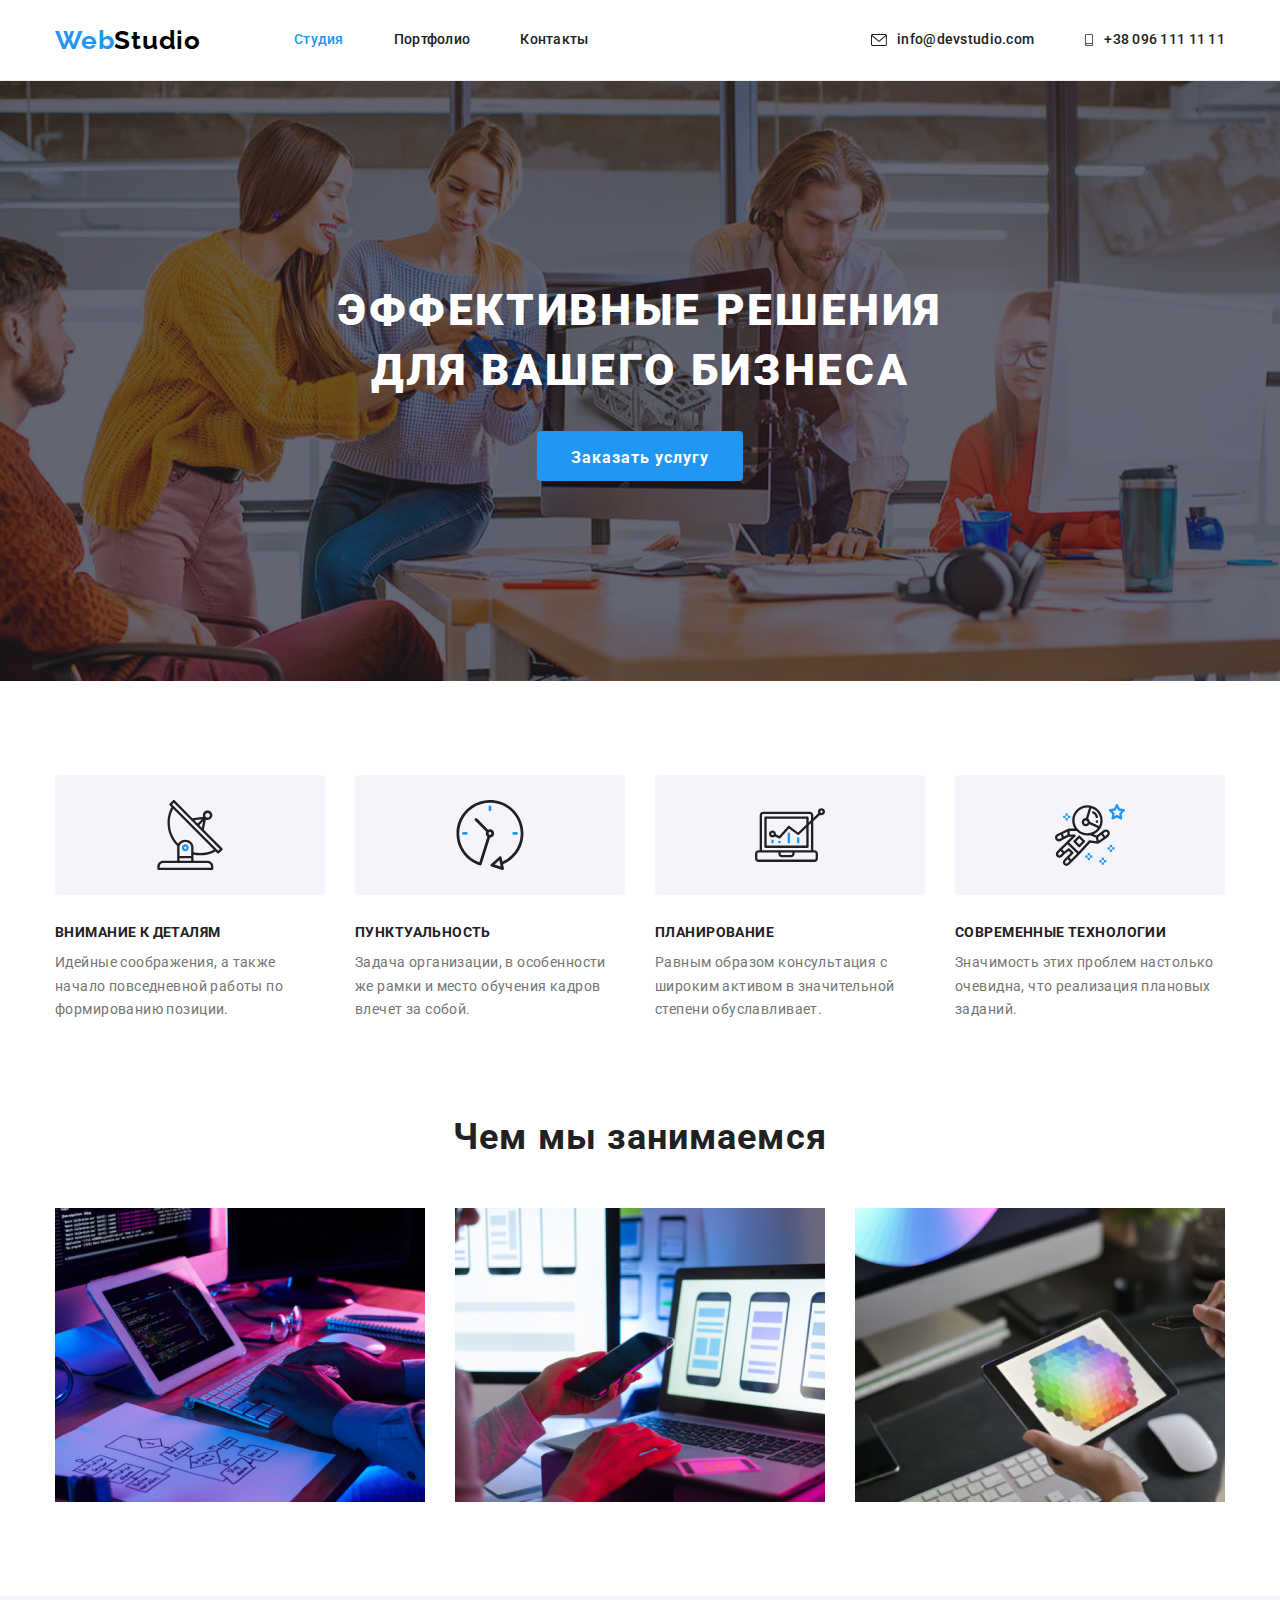
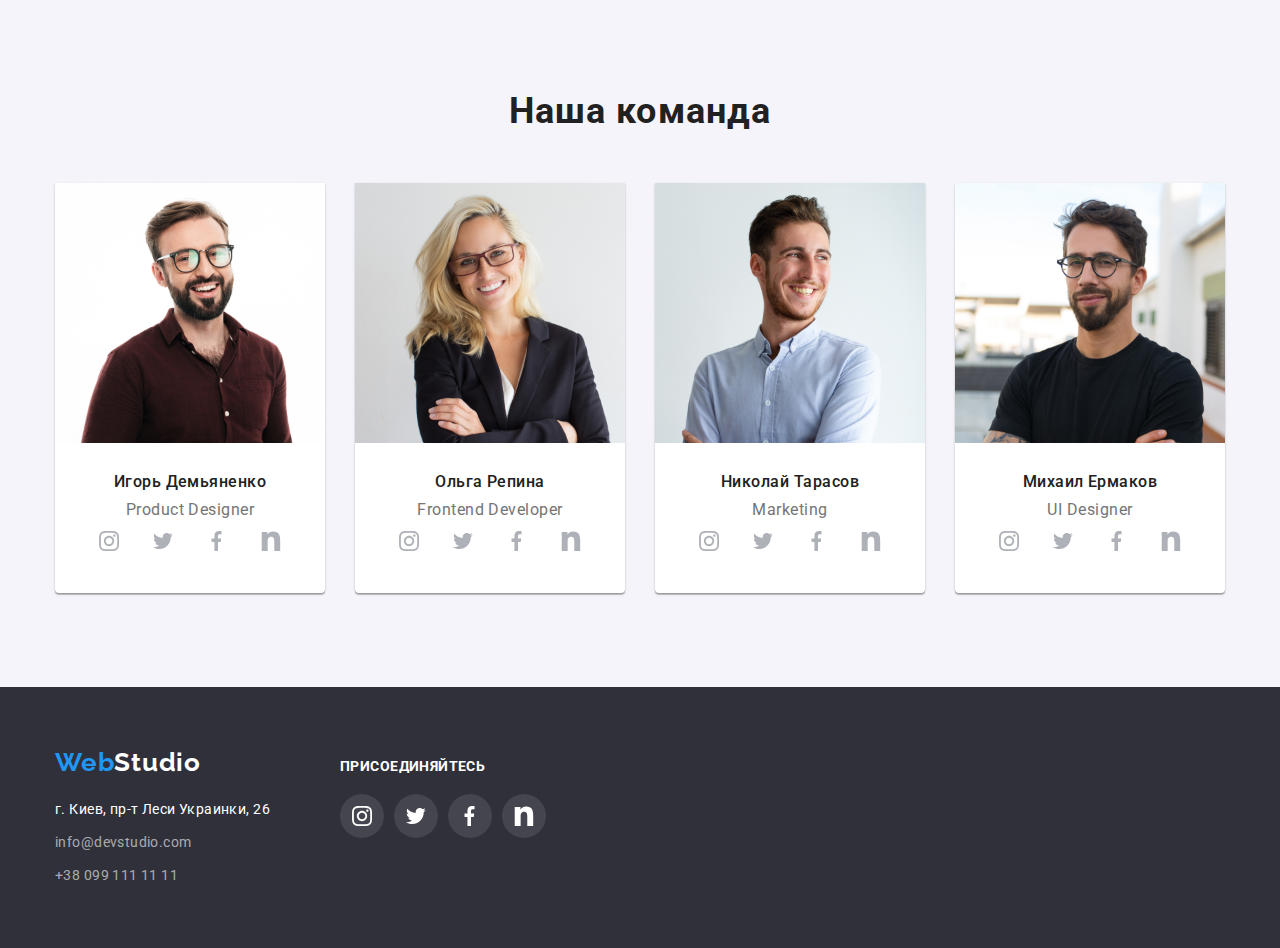
<file: index.html>
<!DOCTYPE html>
<html lang="en">
  <head>
    <meta charset="UTF-8" />
    <meta http-equiv="X-UA-Compatible" content="IE=edge" />
    <meta name="viewport" content="width=device-width, initial-scale=1.0" />
    <link rel="preconnect" href="https://fonts.googleapis.com" />
    <link rel="preconnect" href="https://fonts.gstatic.com" crossorigin />
    <link
      href="https://fonts.googleapis.com/css2?family=Raleway:wght@700&family=Roboto:wght@400;500;700;900&display=swap"
      rel="stylesheet"
    />
    <link
      rel="stylesheet"
      href="https://cdnjs.cloudflare.com/ajax/libs/modern-normalize/1.1.0/modern-normalize.min.css"
    />
    <title>WebStudio</title>
    <link rel="stylesheet" href="./css/style.css" />
  </head>
  <body>
    <header class="header">
      <div class="container">
        <a href="/" class="logo link"
          >Web<span class="logo-text">Studio</span></a
        >
        <nav class="header-nav">
          <ul class="header-list list">
            <li class="header-item">
              <a href="./index.html" class="header-link current link">Студия</a>
            </li>
            <li class="header-item">
              <a href="./portfolio.html" class="header-link link">Портфолио</a>
            </li>
            <li class="header-item">
              <a href="" class="header-link link">Контакты</a>
            </li>
          </ul>
        </nav>
        <ul class="contacts list">
          <li>
            <a class="link" href="mailto:info@devstudio.com">
              <svg width="16" height="12" class="contacts-icon">
                <use href="./images/icons.svg#icon-mail"></use>
              </svg>
              info@devstudio.com</a
            >
          </li>
          <li class="header-tel">
            <a class="link" href="tel:+380961111111">
              <svg width="10" height="12" class="contacts-icon">
                <use href="./images/icons.svg#icon-telephone"></use></svg
              >+38 096 111 11 11</a
            >
          </li>
        </ul>
      </div>
    </header>

    <main>
      <section class="hero">
        <div class="container">
          <h1 class="hero-title">Эффективные решения для вашего бизнеса</h1>
          <button type="button" class="hero-btn">Заказать услугу</button>
        </div>
      </section>

      <section class="benefits section">
        <div class="container">
          <h2 class="visually-hidden">Наши преимущества</h2>
          <ul class="benefits-list list">
            <li class="benefits-item">
              <div class="benefits-graphic">
                <svg height="70" width="70">
                  <use href="./images/icons.svg#icon-antenna"></use>
                </svg>
              </div>
              <h3 class="benefits-title">Внимание к деталям</h3>
              <p class="benefits-text">
                Идейные соображения, а также начало повседневной работы по
                формированию позиции.
              </p>
            </li>
            <li class="benefits-item">
              <div class="benefits-graphic">
                <svg height="70" width="70">
                  <use href="./images/icons.svg#icon-clock"></use>
                </svg>
              </div>
              <h3 class="benefits-title">Пунктуальность</h3>
              <p class="benefits-text">
                Задача организации, в особенности же рамки и место обучения
                кадров влечет за собой.
              </p>
            </li>
            <li class="benefits-item">
              <div class="benefits-graphic">
                <svg height="70" width="70">
                  <use href="./images/icons.svg#icon-diagram"></use>
                </svg>
              </div>
              <h3 class="benefits-title">Планирование</h3>
              <p class="benefits-text">
                Равным образом консультация с широким активом в значительной
                степени обуславливает.
              </p>
            </li>
            <li class="benefits-item">
              <div class="benefits-graphic">
                <svg height="70" width="70">
                  <use href="./images/icons.svg#icon-astronaut"></use>
                </svg>
              </div>
              <h3 class="benefits-title">Современные технологии</h3>
              <p class="benefits-text">
                Значимость этих проблем настолько очевидна, что реализация
                плановых заданий.
              </p>
            </li>
          </ul>
        </div>
      </section>

      <section class="about section">
        <div class="container">
          <h2 class="about-title">Чем мы занимаемся</h2>
          <ul class="about-list list">
            <li class="about-item">
              <img src="./images/img.jpg" alt="верстка" width="370" />
            </li>
            <li class="about-item">
              <img src="./images/img-2.jpg" alt="дизайн" width="370" />
            </li>
            <li class="about-item">
              <img
                src="./images/img-3.jpg"
                alt="внешнее оформление"
                width="370"
              />
            </li>
          </ul>
        </div>
      </section>
      <section class="team">
        <div class="container">
          <h2 class="team-title">Наша команда</h2>
          <ul class="team-list list">
            <li class="team-item">
              <img
                src="./images/img-4.jpg"
                alt="Дизайнер продукта"
                width="270"
              />
              <div class="team-member">
                <h3 class="team-name">Игорь Демьяненко</h3>
                <p class="team-position">Product Designer</p>
                <ul class="team-soc-list list">
                  <li class="team-soc-item">
                    <a href="" class="team-soc-link link">
                      <svg class="team-soc-ico" width="20" height="20">
                        <use href="./images/icons.svg#icon-instagram"></use>
                      </svg>
                    </a>
                  </li>
                  <li class="team-soc-item">
                    <a href="" class="team-soc-link link">
                      <svg class="team-soc-ico" width="20" height="20">
                        <use href="./images/icons.svg#icon-twitter"></use>
                      </svg>
                    </a>
                  </li>
                  <li class="team-soc-item">
                    <a href="" class="team-soc-link link">
                      <svg class="team-soc-ico" width="20" height="20">
                        <use href="./images/icons.svg#icon-facebook"></use>
                      </svg>
                    </a>
                  </li>
                  <li class="team-soc-item">
                    <a href="" class="team-soc-link link">
                      <svg class="team-soc-ico" width="20" height="20">
                        <use href="./images/icons.svg#icon-linkedin"></use>
                      </svg>
                    </a>
                  </li>
                </ul>
              </div>
            </li>
            <li class="team-item">
              <img
                src="./images/img-5.jpg"
                alt="Фронтенд разработчик"
                width="270"
              />
              <div class="team-member">
                <h3 class="team-name">Ольга Репина</h3>
                <p class="team-position">Frontend Developer</p>
                <ul class="team-soc-list list">
                  <li class="team-soc-item">
                    <a href="" class="team-soc-link link">
                      <svg class="team-soc-ico" width="20" height="20">
                        <use href="./images/icons.svg#icon-instagram"></use>
                      </svg>
                    </a>
                  </li>
                  <li class="team-soc-item">
                    <a href="" class="team-soc-link link">
                      <svg class="team-soc-ico" width="20" height="20">
                        <use href="./images/icons.svg#icon-twitter"></use>
                      </svg>
                    </a>
                  </li>
                  <li class="team-soc-item">
                    <a href="" class="team-soc-link link">
                      <svg class="team-soc-ico" width="20" height="20">
                        <use href="./images/icons.svg#icon-facebook"></use>
                      </svg>
                    </a>
                  </li>
                  <li class="team-soc-item">
                    <a href="" class="team-soc-link link">
                      <svg class="team-soc-ico" width="20" height="20">
                        <use href="./images/icons.svg#icon-linkedin"></use>
                      </svg>
                    </a>
                  </li>
                </ul>
              </div>
            </li>
            <li class="team-item">
              <img src="./images/img-6.jpg" alt="Маркетолог" width="270" />
              <div class="team-member">
                <h3 class="team-name">Николай Тарасов</h3>
                <p class="team-position">Marketing</p>
                <ul class="team-soc-list list">
                  <li class="team-soc-item">
                    <a href="" class="team-soc-link link">
                      <svg class="team-soc-ico" width="20" height="20">
                        <use href="./images/icons.svg#icon-instagram"></use>
                      </svg>
                    </a>
                  </li>
                  <li class="team-soc-item">
                    <a href="" class="team-soc-link link">
                      <svg class="team-soc-ico" width="20" height="20">
                        <use href="./images/icons.svg#icon-twitter"></use>
                      </svg>
                    </a>
                  </li>
                  <li class="team-soc-item">
                    <a href="" class="team-soc-link link">
                      <svg class="team-soc-ico" width="20" height="20">
                        <use href="./images/icons.svg#icon-facebook"></use>
                      </svg>
                    </a>
                  </li>
                  <li class="team-soc-item">
                    <a href="" class="team-soc-link link">
                      <svg class="team-soc-ico" width="20" height="20">
                        <use href="./images/icons.svg#icon-linkedin"></use>
                      </svg>
                    </a>
                  </li>
                </ul>
              </div>
            </li>
            <li class="team-item">
              <img
                src="./images/img-7.jpg"
                alt="Дизайнер пользовательского интерфейса"
                width="270"
              />
              <div class="team-member">
                <h3 class="team-name">Михаил Ермаков</h3>
                <p class="team-position">UI Designer</p>
                <ul class="team-soc-list list">
                  <li class="team-soc-item">
                    <a href="" class="team-soc-link link">
                      <svg class="team-soc-ico" width="20" height="20">
                        <use href="./images/icons.svg#icon-instagram"></use>
                      </svg>
                    </a>
                  </li>
                  <li class="team-soc-item">
                    <a href="" class="team-soc-link link">
                      <svg class="team-soc-ico" width="20" height="20">
                        <use href="./images/icons.svg#icon-twitter"></use>
                      </svg>
                    </a>
                  </li>
                  <li class="team-soc-item">
                    <a href="" class="team-soc-link link">
                      <svg class="team-soc-ico" width="20" height="20">
                        <use href="./images/icons.svg#icon-facebook"></use>
                      </svg>
                    </a>
                  </li>
                  <li class="team-soc-item">
                    <a href="" class="team-soc-link link">
                      <svg class="team-soc-ico" width="20" height="20">
                        <use href="./images/icons.svg#icon-linkedin"></use>
                      </svg>
                    </a>
                  </li>
                </ul>
              </div>
            </li>
          </ul>
        </div>
      </section>
    </main>

    <footer class="footer">
      <div class="container">
        <div class="box">
          <a href="/" class="logo link"
            >Web<span class="footer-logo-text">Studio</span></a
          >
          <address class="fotter-list">
            <ul class="fotter-items list">
              <li class="footer-address">
                <a
                  class="fotter-map link"
                  href="https://bit.ly/3levZMZ"
                  target="_blank"
                  rel="noopener noreferrer"
                  >г. Киев, пр-т Леси Украинки, 26</a
                >
              </li>
              <li class="footer-contact">
                <a class="fotter-mail link" href="mailto:info@devstudio.com"
                  >info@devstudio.com</a
                >
              </li>
              <li class="footer-contact">
                <a class="fotter-tel link" href="callto:+380991111111"
                  >+38 099 111 11 11</a
                >
              </li>
            </ul>
          </address>
        </div>
        <div class="join">
          <h3 class="join-header">Присоединяйтесь</h3>
          <ul class="join-list">
            <li class="list join-item">
              <a href="" class="join-link">
                <svg class="join-ico" width="20" height="20">
                  <use href="./images/icons.svg#icon-instagram"></use>
                </svg>
              </a>
            </li>
            <li class="list join-item">
              <a href="" class="join-link">
                <svg class="join-ico" width="20" height="20">
                  <use href="./images/icons.svg#icon-twitter"></use>
                </svg>
              </a>
            </li>
            <li class="list join-item">
              <a href="" class="join-link">
                <svg class="join-ico" width="20" height="20">
                  <use href="./images/icons.svg#icon-facebook"></use>
                </svg>
              </a>
            </li>
            <li class="list join-item">
              <a href="" class="join-link">
                <svg class="join-ico" width="20" height="20">
                  <use href="./images/icons.svg#icon-linkedin"></use>
                </svg>
              </a>
            </li>
          </ul>
        </div>
      </div>
    </footer>
  </body>
</html>
</file>
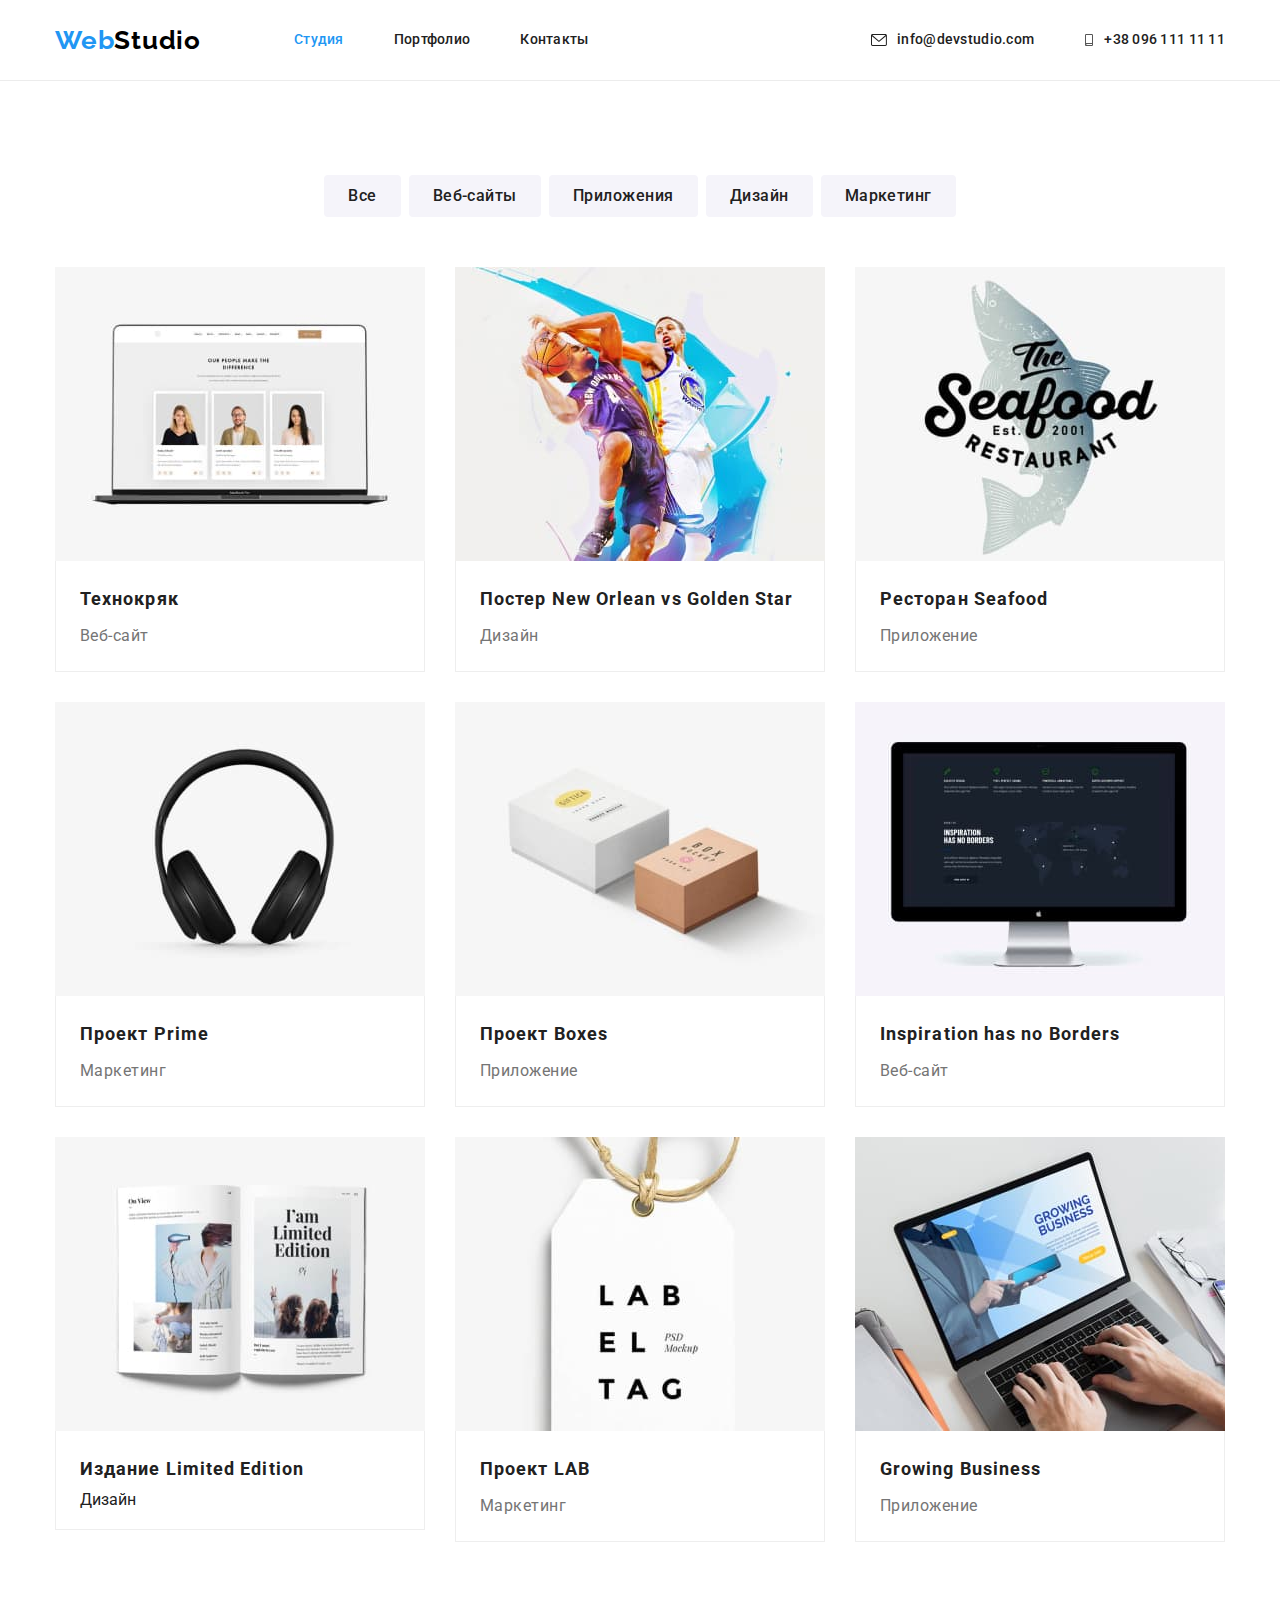
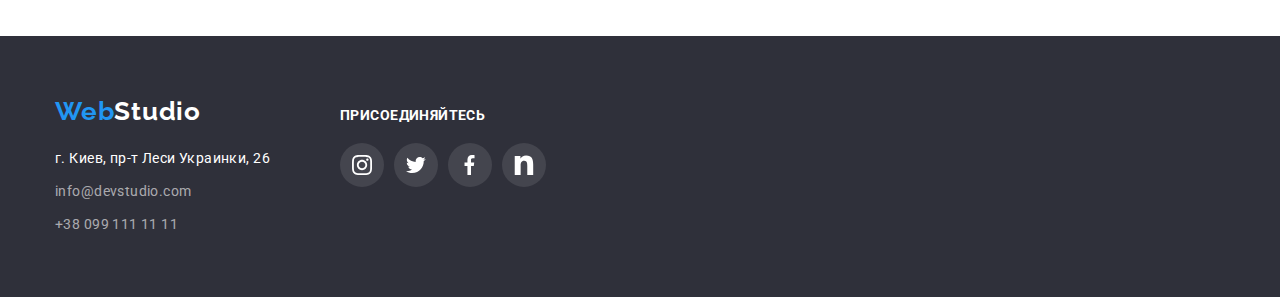
<file: portfolio.html>
<!DOCTYPE html>
<html lang="en">
  <head>
    <meta charset="UTF-8" />
    <meta http-equiv="X-UA-Compatible" content="IE=edge" />
    <meta name="viewport" content="width=device-width, initial-scale=1.0" />
    <link rel="preconnect" href="https://fonts.googleapis.com" />
    <link rel="preconnect" href="https://fonts.gstatic.com" crossorigin />
    <link
      href="https://fonts.googleapis.com/css2?family=Raleway:wght@700&family=Roboto:wght@400;500;700;900&display=swap"
      rel="stylesheet"
    />
    <link
      rel="stylesheet"
      href="https://cdnjs.cloudflare.com/ajax/libs/modern-normalize/1.1.0/modern-normalize.min.css"
    />
    <title>p\Portfolio</title>
    <link rel="stylesheet" href="./css/style.css" />
  </head>
  <body>
    <header class="header">
      <div class="container">
        <a href="/" class="logo link"
          >Web<span class="logo-text">Studio</span></a
        >
        <nav class="header-nav">
          <ul class="header-list list">
            <li class="header-item">
              <a href="./index.html" class="header-link current link">Студия</a>
            </li>
            <li class="header-item">
              <a href="./portfolio.html" class="header-link link">Портфолио</a>
            </li>
            <li class="header-item">
              <a href="" class="header-link link">Контакты</a>
            </li>
          </ul>
        </nav>
        <ul class="contacts list">
          <li>
            <a class="link" href="mailto:info@devstudio.com">
              <svg width="16" height="12" class="contacts-icon">
                <use href="./images/icons.svg#icon-mail"></use>
              </svg>
              info@devstudio.com</a
            >
          </li>
          <li class="header-tel">
            <a class="link" href="tel:+380961111111">
              <svg width="10" height="12" class="contacts-icon">
                <use href="./images/icons.svg#icon-telephone"></use></svg
              >+38 096 111 11 11</a
            >
          </li>
        </ul>
      </div>
    </header>

    <main>
      <section class="buttons">
        <div class="container">
          <h2 class="visually-hidden">Фильтр</h2>
          <ul class="buttons-list list">
            <li class="buttons-button">
              <button class="buttons-item" type="button">Все</button>
            </li>
            <li class="buttons-button">
              <button class="buttons-item" type="button">Веб-сайты</button>
            </li>
            <li class="buttons-button">
              <button class="buttons-item" type="button">Приложения</button>
            </li>
            <li class="buttons-button">
              <button class="buttons-item" type="button">Дизайн</button>
            </li>
            <li class="buttons-button">
              <button class="buttons-item" type="button">Маркетинг</button>
            </li>
          </ul>

          <h2 class="visually-hidden">Наши проекти</h2>
          <ul class="exemple-list list">
            <li class="exemple-item">
              <img alt="Веб-сайт" src="./images/web-1.jpg" width=370">
              <div class="exemple-border">
                <h2 class="exemple-name">Технокряк</h2>
                <p class="exemple-text">Веб-сайт</p>
              </div>
            </li>
            <li class="exemple-item">
              <img alt="Постер" src="./images/poster.jpg" width=370">
              <div class="exemple-border">
                <h2 class="exemple-name">Постер New Orlean vs Golden Star</h2>
                <p class="exemple-text">Дизайн</p>
              </div>
            </li>
            <li class="exemple-item">
              <img alt="емблема ресторана" src="./images/restoraunt.jpg"
              width=370">
              <div class="exemple-border">
                <h2 class="exemple-name">Ресторан Seafood</h2>
                <p class="exemple-text">Приложение</p>
              </div>
            </li>
            <li class="exemple-item">
              <img alt="Навушники" src="./images/headphones.jpg" width=370">
              <div class="exemple-border">
                <h2 class="exemple-name">Проект Prime</h2>
                <p class="exemple-text">Маркетинг</p>
              </div>
            </li>
            <li class="exemple-item">
              <img alt="коробки" src="./images/project.jpg" width=370">
              <div class="exemple-border">
                <h2 class="exemple-name">Проект Boxes</h2>
                <p class="exemple-text">Приложение</p>
              </div>
            </li>
            <li class="exemple-item">
              <img alt="Веб-сайт" src="./images/inspiration.jpg" width=370">
              <div class="exemple-border">
                <h2 class="exemple-name">Inspiration has no Borders</h2>
                <p class="exemple-text">Веб-сайт</p>
              </div>
            </li>
            <li class="exemple-item">
              <img alt="журнал" src="./images/magazyn.jpg" width=370">
              <div class="exemple-border">
                <h2 class="exemple-name">Издание Limited Edition</h2>
                <p class="exempple-text">Дизайн</p>
              </div>
            </li>
            <li class="exemple-item">
              <img alt="етикетка" src="./images/label.jpg" width=370">
              <div class="exemple-border">
                <h2 class="exemple-name">Проект LAB</h2>
                <p class="exemple-text">Маркетинг</p>
              </div>
            </li>
            <li class="exemple-item">
              <img alt="ноутбук" src="./images/laptop.jpg" width=370">
              <div class="exemple-border">
                <h2 class="exemple-name">Growing Business</h2>
                <p class="exemple-text">Приложение</p>
              </div>
            </li>
          </ul>
        </div>
      </section>
    </main>

    <footer class="footer">
      <div class="container">
        <div class="box">
          <a href="/" class="logo link"
            >Web<span class="footer-logo-text">Studio</span></a
          >
          <address class="fotter-list">
            <ul class="fotter-items list">
              <li class="footer-address">
                <a
                  class="fotter-map link"
                  href="https://bit.ly/3levZMZ"
                  target="_blank"
                  rel="noopener noreferrer"
                  >г. Киев, пр-т Леси Украинки, 26</a
                >
              </li>
              <li class="footer-contact">
                <a class="fotter-mail link" href="mailto:info@devstudio.com"
                  >info@devstudio.com</a
                >
              </li>
              <li class="footer-contact">
                <a class="fotter-tel link" href="callto:+380991111111"
                  >+38 099 111 11 11</a
                >
              </li>
            </ul>
          </address>
        </div>
        <div class="join">
          <h3 class="join-header">Присоединяйтесь</h3>
          <ul class="join-list">
            <li class="list join-item">
              <a href="" class="join-link">
                <svg class="join-ico" width="20" height="20">
                  <use href="./images/icons.svg#icon-instagram"></use>
                </svg>
              </a>
            </li>
            <li class="list join-item">
              <a href="" class="join-link">
                <svg class="join-ico" width="20" height="20">
                  <use href="./images/icons.svg#icon-twitter"></use>
                </svg>
              </a>
            </li>
            <li class="list join-item">
              <a href="" class="join-link">
                <svg class="join-ico" width="20" height="20">
                  <use href="./images/icons.svg#icon-facebook"></use>
                </svg>
              </a>
            </li>
            <li class="list join-item">
              <a href="" class="join-link">
                <svg class="join-ico" width="20" height="20">
                  <use href="./images/icons.svg#icon-linkedin"></use>
                </svg>
              </a>
            </li>
          </ul>
        </div>
      </div>
    </footer>
  </body>
</html>
</file>
<file: css/style.css>
:root {
  --hero-color: #ffffff;
  --header-color: #212121;
  --title-color: #212121;
  --text-color: #757575;
  --accent-color: #2196f3;
  --button-background-color: #f5f4fa;
  --button-background-color: #f5f4fa;
  --additional-text-color: #ffffff;
  --button-no-active-color: #afb1b8;
}

* {
  box-sizing: border-box;
}
img {
  display: block;
}

p,
h1,
h2,
h3,
h4,
h5 {
  margin: 0;
}
ul {
  margin: 0;
  padding-left: 0;
}

body {
  font-family: roboto, sans-serif;
  color: #212121;
}

.container {
  margin: 0 auto;
  width: 1200px;
  padding-left: 15px;
  padding-right: 15px;
  //*outline: 1px solid tomato;*//
}

.section {
  padding-top: 94px;
  padding-bottom: 94px;
}

.link {
  text-decoration: none;
}

.list {
  list-style: none;
}

.visually-hidden {
  position: absolute;
  white-space: nowrap;
  width: 1px;
  height: 1px;
  overflow: hidden;
  border: 0;
  padding: 0;
  clip: rect(0 0 0 0);
  clip-path: inset(50%);
  margin: -1px;
}

/*--------HEADER---------------*/

.header {
  display: flex;
  align-items: center;
  border-bottom: 1px solid #ececec;
}

.header-nav {
  display: flex;
  align-items: center;
  margin-left: 93px;
}

.header-nav .header-link.current {
  color: var(--accent-color);
}

.header .container {
  display: flex;
  align-items: center;
}

.header-list {
  display: flex;
  align-items: center;
}

.header-item:not(:last-child) {
  margin-right: 50px;
}

.header-list .link {
  display: block;
  padding-top: 32px;
  padding-bottom: 32px;
}

.header-contacts {
  display: flex;
  align-items: center;
  margin-left: auto;
}

.header-tel {
  margin-left: 50px;
}

.logo {
  font-family: "Raleway";
  font-weight: 700;
  font-size: 26px;
  line-height: 1.19;
  letter-spacing: 0.03em;
  color: #2196f3;
  display: flex;
  align-items: center;
}

.logo-text {
  font-family: "Raleway";
  font-weight: 700;
  font-size: 26px;
  line-height: 1.19;
  letter-spacing: 0.03em;
  color: #000000;
}

.header-link {
  font-weight: 500;
  font-size: 14px;
  line-height: 1.14;
  letter-spacing: 0.02em;
  color: var(--header-color);
}

.contacts .link {
  display: flex;
  align-items: center;
  color: var(--secondary-text-color);
  font-weight: 500;
  font-size: 14px;
  line-height: 1.14;
  letter-spacing: 0.02em;
}

.contacts .link:focus,
.contacts .link:hover {
  color: var(--accent-color);
}

.contacts {
  display: flex;
  margin-left: auto;
}

.contacts-icon {
  margin-right: 10px;
  fill: currentColor;
}

.header-tel {
  margin-left: 50px;
}

/*--------hero---------------*/

.hero {
  background-image: linear-gradient(
      rgba(47, 48, 58, 0.4),
      rgba(47, 48, 58, 0.4)
    ),
    url(../images/background.svg);
  background-repeat: no-repeat;
  background-position: center;
  background-size: cover;
  max-width: 1600px;
  margin: 0 auto;
  background-color: #2f303a;
  text-align: center;
  padding-top: 200px;
  padding-bottom: 200px;
}

.background {
}

.hero-title {
  max-width: 700px;
  font-weight: 900;
  font-size: 44px;
  line-height: 1.36;
  text-align: center;
  letter-spacing: 0.06em;
  text-transform: uppercase;
  color: var(--hero-color);
  margin-bottom: 30px;
  margin-left: auto;
  margin-right: auto;
}

.hero-btn {
  border-radius: 4px;
  cursor: pointer;
  font-weight: 700;
  font-size: 16px;
  min-width: 200px;
  height: 50px;
  line-height: 1.88;
  display: block;
  align-items: center;
  text-align: center;
  letter-spacing: 0.06em;
  margin: 0 auto;
  padding: 10px 32px;
  color: var(--hero-color);
  background-color: var(--accent-color);
  border-color: transparent;
}
.hero-btn:hover,
.hero-btn:focus {
  color: var(--hero-color);
  background-color: var(--accent-color);
}

/*--------benefits---------------*/

.benefits {
  margin-bottom: -94px;
}

.benefits-head {
}

.benefits-list {
  display: flex;
  flex-wrap: wrap;
}

.benefits-item {
  width: 270px;
}

.benefits-graphic {
  display: flex;
  justify-content: center;
  align-items: center;
  border-radius: 4px;
  width: 270px;
  height: 120px;
  background-color: var(--button-background-color);
  border-radius: 4px;
  margin-bottom: 30px;
}

.benefits-headline {
  visibility: hidden;
}

.benefits-item:not(:last-child) {
  margin-right: 30px;
}

.benefits-title {
  font-weight: 700;
  font-size: 14px;
  line-height: 1.14;
  letter-spacing: 0.03em;
  text-transform: uppercase;
  color: var(--title-color);
  margin-bottom: 10px;
}

.benefits-text {
  font-weight: 400;
  font-size: 14px;
  line-height: 1.71;
  letter-spacing: 0.03em;
  color: var(--text-color);
}

/*--------ABOUT---------------*/

.about-title {
  font-weight: 700;
  font-size: 36px;
  line-height: 1.17;
  letter-spacing: 0.03em;
  color: var(--header-color);
  margin-bottom: 50px;
  text-align: center;
}

.about-list {
  display: flex;
  justify-content: space-between;
}

.about-item:not(:last-child) {
  margin-right: 30px;
}

/*--------TEAM---------------*/

.team {
  padding-top: 94px;
  padding-bottom: 94px;
  background-color: #f5f4fa;
}

.team-title {
  font-family: "Roboto";
  font-style: normal;
  font-weight: 700;
  font-size: 36px;
  line-height: 1.17;
  letter-spacing: 0.03em;
  color: var(--header-color);
  margin-bottom: 50px;
  text-align: center;
}

.team-list {
  display: flex;
}

.team-item {
  border-radius: 0px 0px 4px 4px;
  box-shadow: 0px 1px 3px rgba(0, 0, 0, 0.12), 0px 1px 1px rgba(0, 0, 0, 0.14),
    0px 2px 1px rgba(0, 0, 0, 0.2);
  background-color: var(--hero-color);
}

.team-item:not(:last-child) {
  margin-right: 30px;
}

.team-soc-list {
  display: flex;
  justify-content: center;
}

.team-soc-item {
  width: 44px;
  height: 44px;
}

.team-soc-item:not(:first-child) {
  margin-left: 10px;
}

.team-soc-ico {
  fill: var(--button-no-active-color);
}

.team-soc-link {
  display: flex;
  align-items: center;
  justify-content: center;
  width: 100%;
  height: 100%;
  border-radius: 50%;
}

.team-soc-link:hover,
.team-soc-link:focus {
  background-color: var(--accent-color);
}

.team-soc-link:hover .team-soc-ico,
.team-soc-link:focus .team-soc-ico {
  fill: var(--additional-text-color);
}

.team-member {
  padding: 30px;
}

.team-name {
  font-weight: 500;
  font-size: 16px;
  line-height: 1.14;
  letter-spacing: 0.03em;
  text-align: center;
  color: var(--header-color);
  margin-bottom: 10px;
}

.team-position {
  font-size: 16px;
  line-height: 1.14;
  text-align: center;
  letter-spacing: 0.03em;
  color: var(--text-color);
}

/*--------FOOTER---------------*/

.footer {
  background-color: #2f303a;
  padding-top: 60px;
  padding-bottom: 60px;
}

.footer-logo-text {
  color: var(--hero-color);
}

.footer-address {
  margin-bottom: 9px;
}

.fotter-map {
  font-family: "Roboto";
  font-style: normal;
  font-weight: 400;
  font-size: 14px;
  line-height: 1.71;
  letter-spacing: 0.03em;
  color: var(--hero-color);
}

.footer-contact {
  font-family: "Roboto";
  font-style: normal;
  font-weight: 400;
  font-size: 14px;
  line-height: 1.71;
  letter-spacing: 0.03em;
}

.footer-contact:not(:last-child) {
  margin-bottom: 9px;
}

.footer .logo {
  margin-bottom: 20px;
}

.fotter-map:hover,
.fotter-mail:hover,
.fotter-tel:hover {
  color: var(--accent-color);
}

.fotter-map:focus,
.fotter-mail:focus,
.fotter-tel:focus {
  color: var(--accent-color);
}

.fotter-mail,
.fotter-tel {
  font-style: normal;
  font-size: 14px;
  line-height: 1.71;
  letter-spacing: 0.03em;
  color: rgba(255, 255, 255, 0.6);
}

/*------------FOOTER JOIN-----------*/

.box {
  margin-right: 70px;
}

.join-header {
  font-size: 14px;
  line-height: 1.14x;
  letter-spacing: 0.03em;
  text-transform: uppercase;
  color: var(--additional-text-color);
  margin-bottom: 20px;
}

.join-list {
  display: flex;
}

.join-item {
  width: 44px;
  height: 44px;
}

.join-item:not(:first-child) {
  margin-left: 10px;
}

.join-link {
  display: flex;
  align-items: center;
  justify-content: center;
  width: 100%;
  height: 100%;
  border-radius: 50%;
  background-color: rgba(255, 255, 255, 0.1);
}

.join-link:hover,
.join-link:focus {
  background-color: var(--accent-color);
}

.join-ico {
  fill: var(--additional-text-color);
}

.footer > .container {
  display: flex;
  align-items: baseline;
}

/*---------------PORTFOLIO---------------*/

/*------------------MAIN-----------------*/

.buttons {
  padding-top: 94px;
  padding-bottom: 94px;
}

.buttons-title {
  visibility: hidden;
}

.buttons-list {
  margin-bottom: 50px;
  display: flex;
  justify-content: center;
}

.buttons-item {
  padding: 6px 22px;
  display: inline-block;
  background: #f5f4fa;
  border-radius: 4px;
  font-family: "Roboto";
  cursor: pointer;
  font-weight: 500;
  font-size: 16px;
  line-height: 1.62;
  letter-spacing: 0.03em;
  color: var(--header-color);
  border-color: transparent;
}

.buttons-button:not(:last-child) {
  margin-right: 8px;
}

.buttons-item:hover,
.buttons-item:focus,
.buttons-item:active {
  color: var(--hero-color);
  background-color: var(--accent-color);
}

.exemple-item:hover {
  box-shadow: 0px 1px 1px rgba(0, 0, 0, 0.12), 0px 4px 4px rgba(0, 0, 0, 0.06),
    1px 4px 6px rgba(0, 0, 0, 0.16);
  cursor: pointer;
}

/*-------------exemple-------------*/

.exemple-title {
  visibility: hidden;
}

.exemple-list {
  flex-basis: calc(100% / 3 - 60px);
  display: flex;
  flex-wrap: wrap;
  margin: -15px;
}

.exemple-item {
  margin: 15px;
}

.exemple-border {
  border: 1px solid #eeeeee;
  border-top: none;
  padding: 20px 24px;
}

.exemple-name {
  font-weight: 700;
  font-size: 18px;
  line-height: 2;
  letter-spacing: 0.06em;
  color: var(--title-color);
  margin-bottom: 4px;
}

.exemple-text {
  font-weight: 400;
  font-size: 16px;
  line-height: 1.88;
  letter-spacing: 0.03em;
  color: var(--text-color);
}
</file>
